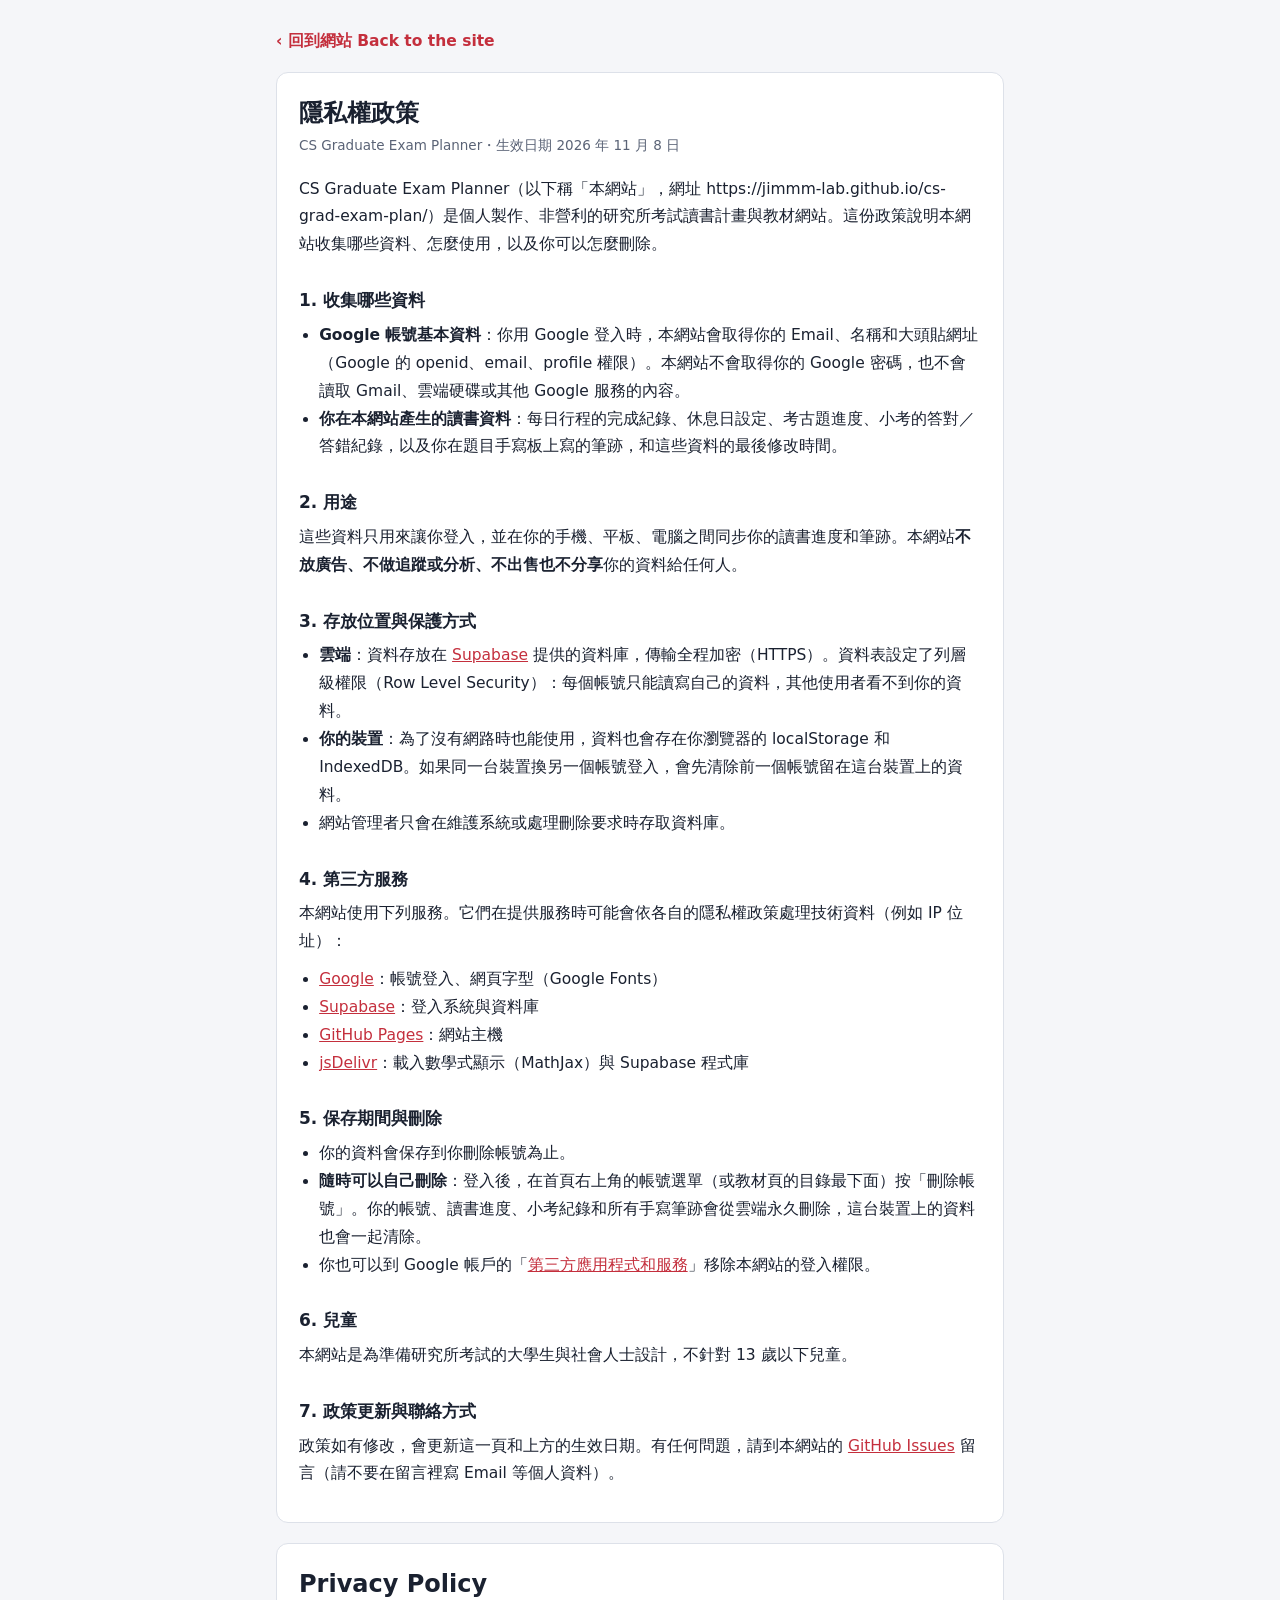
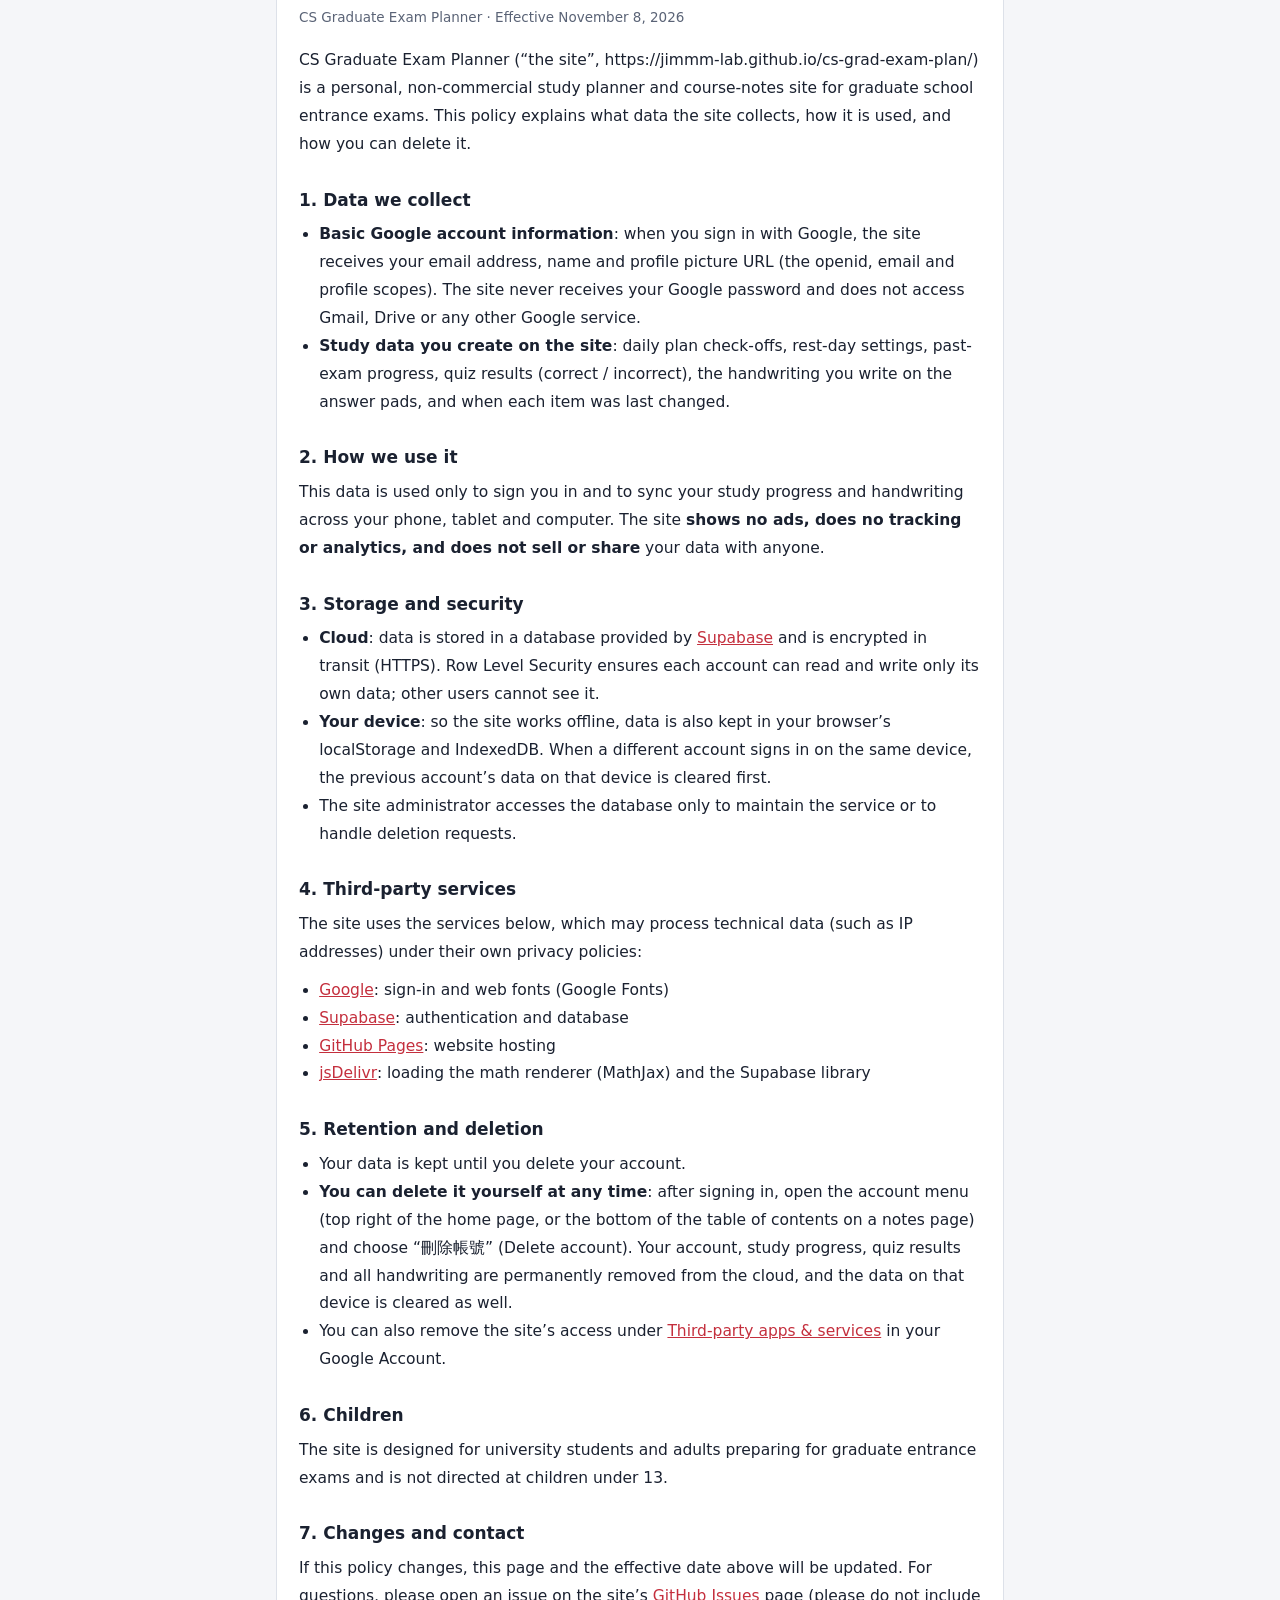
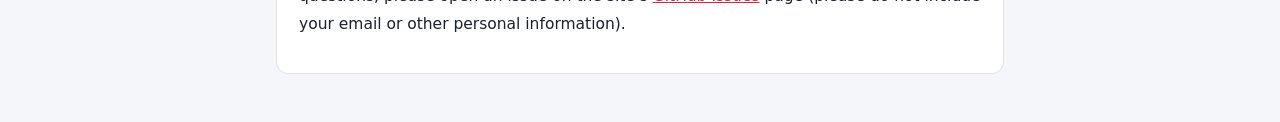
<file: privacy.html>
<!doctype html>
<html lang="zh-Hant">
<head>
<meta charset="utf-8">
<meta name="viewport" content="width=device-width, initial-scale=1, viewport-fit=cover">
<title>隱私權政策 Privacy Policy｜CS Graduate Exam Planner</title>
<!-- 這一頁不用登入就能看（Google 發布登入功能時要求公開的隱私權政策） -->
<style>
:root {
  --paper: #f5f6f9; --card: #ffffff; --ink: #1a2130; --muted: #5a6376; --line: #dde1e9; --accent: #c42f3d;
  --font-body: "Noto Sans TC", "PingFang TC", "Microsoft JhengHei", system-ui, sans-serif;
  color-scheme: light;
}
@media (prefers-color-scheme: dark) {
  :root:not([data-theme="light"]) { --paper: #11141a; --card: #191d25; --ink: #e5e8ef; --muted: #98a0b0; --line: #2a303b; --accent: #ff6d7a; color-scheme: dark; }
}
:root[data-theme="dark"] { --paper: #11141a; --card: #191d25; --ink: #e5e8ef; --muted: #98a0b0; --line: #2a303b; --accent: #ff6d7a; color-scheme: dark; }
* { box-sizing: border-box; }
body { margin: 0; background: var(--paper); color: var(--ink); font: 400 15.5px/1.8 var(--font-body); -webkit-text-size-adjust: 100%; }
main { max-width: 760px; margin: 0 auto; padding: 28px max(16px, env(safe-area-inset-right, 0px)) 48px max(16px, env(safe-area-inset-left, 0px)); }
.card { background: var(--card); border: 1px solid var(--line); border-radius: 12px; padding: 24px 22px; }
.card + .card { margin-top: 20px; }
h1 { font-size: 24px; line-height: 1.35; margin: 0 0 4px; }
h2 { font-size: 17px; margin: 26px 0 6px; }
p, li { overflow-wrap: anywhere; }
p { margin: 0 0 10px; }
ul { margin: 0 0 10px; padding-left: 1.3em; }
.meta { color: var(--muted); font-size: 13.5px; margin-bottom: 18px; }
a { color: var(--accent); }
.back { display: inline-block; margin-bottom: 16px; font-weight: 700; text-decoration: none; }
</style>
</head>
<body>
<main>
<a class="back" href="./">‹ 回到網站 Back to the site</a>

<article class="card" lang="zh-Hant">
  <h1>隱私權政策</h1>
  <p class="meta">CS Graduate Exam Planner・生效日期 2026 年 11 月 8 日</p>

  <p>CS Graduate Exam Planner（以下稱「本網站」，網址 https://jimmm-lab.github.io/cs-grad-exam-plan/）是個人製作、非營利的研究所考試讀書計畫與教材網站。這份政策說明本網站收集哪些資料、怎麼使用，以及你可以怎麼刪除。</p>

  <h2>1. 收集哪些資料</h2>
  <ul>
    <li><b>Google 帳號基本資料</b>：你用 Google 登入時，本網站會取得你的 Email、名稱和大頭貼網址（Google 的 openid、email、profile 權限）。本網站不會取得你的 Google 密碼，也不會讀取 Gmail、雲端硬碟或其他 Google 服務的內容。</li>
    <li><b>你在本網站產生的讀書資料</b>：每日行程的完成紀錄、休息日設定、考古題進度、小考的答對／答錯紀錄，以及你在題目手寫板上寫的筆跡，和這些資料的最後修改時間。</li>
  </ul>

  <h2>2. 用途</h2>
  <p>這些資料只用來讓你登入，並在你的手機、平板、電腦之間同步你的讀書進度和筆跡。本網站<b>不放廣告、不做追蹤或分析、不出售也不分享</b>你的資料給任何人。</p>

  <h2>3. 存放位置與保護方式</h2>
  <ul>
    <li><b>雲端</b>：資料存放在 <a href="https://supabase.com/privacy" target="_blank" rel="noopener">Supabase</a> 提供的資料庫，傳輸全程加密（HTTPS）。資料表設定了列層級權限（Row Level Security）：每個帳號只能讀寫自己的資料，其他使用者看不到你的資料。</li>
    <li><b>你的裝置</b>：為了沒有網路時也能使用，資料也會存在你瀏覽器的 localStorage 和 IndexedDB。如果同一台裝置換另一個帳號登入，會先清除前一個帳號留在這台裝置上的資料。</li>
    <li>網站管理者只會在維護系統或處理刪除要求時存取資料庫。</li>
  </ul>

  <h2>4. 第三方服務</h2>
  <p>本網站使用下列服務。它們在提供服務時可能會依各自的隱私權政策處理技術資料（例如 IP 位址）：</p>
  <ul>
    <li><a href="https://policies.google.com/privacy" target="_blank" rel="noopener">Google</a>：帳號登入、網頁字型（Google Fonts）</li>
    <li><a href="https://supabase.com/privacy" target="_blank" rel="noopener">Supabase</a>：登入系統與資料庫</li>
    <li><a href="https://docs.github.com/site-policy/privacy-policies/github-general-privacy-statement" target="_blank" rel="noopener">GitHub Pages</a>：網站主機</li>
    <li><a href="https://www.jsdelivr.com/terms/privacy-policy-jsdelivr-net" target="_blank" rel="noopener">jsDelivr</a>：載入數學式顯示（MathJax）與 Supabase 程式庫</li>
  </ul>

  <h2>5. 保存期間與刪除</h2>
  <ul>
    <li>你的資料會保存到你刪除帳號為止。</li>
    <li><b>隨時可以自己刪除</b>：登入後，在首頁右上角的帳號選單（或教材頁的目錄最下面）按「刪除帳號」。你的帳號、讀書進度、小考紀錄和所有手寫筆跡會從雲端永久刪除，這台裝置上的資料也會一起清除。</li>
    <li>你也可以到 Google 帳戶的「<a href="https://myaccount.google.com/connections" target="_blank" rel="noopener">第三方應用程式和服務</a>」移除本網站的登入權限。</li>
  </ul>

  <h2>6. 兒童</h2>
  <p>本網站是為準備研究所考試的大學生與社會人士設計，不針對 13 歲以下兒童。</p>

  <h2>7. 政策更新與聯絡方式</h2>
  <p>政策如有修改，會更新這一頁和上方的生效日期。有任何問題，請到本網站的 <a href="https://github.com/Jimmm-lab/cs-grad-exam-plan/issues" target="_blank" rel="noopener">GitHub Issues</a> 留言（請不要在留言裡寫 Email 等個人資料）。</p>
</article>

<article class="card" lang="en">
  <h1>Privacy Policy</h1>
  <p class="meta">CS Graduate Exam Planner · Effective November 8, 2026</p>

  <p>CS Graduate Exam Planner (“the site”, https://jimmm-lab.github.io/cs-grad-exam-plan/) is a personal, non-commercial study planner and course-notes site for graduate school entrance exams. This policy explains what data the site collects, how it is used, and how you can delete it.</p>

  <h2>1. Data we collect</h2>
  <ul>
    <li><b>Basic Google account information</b>: when you sign in with Google, the site receives your email address, name and profile picture URL (the openid, email and profile scopes). The site never receives your Google password and does not access Gmail, Drive or any other Google service.</li>
    <li><b>Study data you create on the site</b>: daily plan check-offs, rest-day settings, past-exam progress, quiz results (correct / incorrect), the handwriting you write on the answer pads, and when each item was last changed.</li>
  </ul>

  <h2>2. How we use it</h2>
  <p>This data is used only to sign you in and to sync your study progress and handwriting across your phone, tablet and computer. The site <b>shows no ads, does no tracking or analytics, and does not sell or share</b> your data with anyone.</p>

  <h2>3. Storage and security</h2>
  <ul>
    <li><b>Cloud</b>: data is stored in a database provided by <a href="https://supabase.com/privacy" target="_blank" rel="noopener">Supabase</a> and is encrypted in transit (HTTPS). Row Level Security ensures each account can read and write only its own data; other users cannot see it.</li>
    <li><b>Your device</b>: so the site works offline, data is also kept in your browser’s localStorage and IndexedDB. When a different account signs in on the same device, the previous account’s data on that device is cleared first.</li>
    <li>The site administrator accesses the database only to maintain the service or to handle deletion requests.</li>
  </ul>

  <h2>4. Third-party services</h2>
  <p>The site uses the services below, which may process technical data (such as IP addresses) under their own privacy policies:</p>
  <ul>
    <li><a href="https://policies.google.com/privacy" target="_blank" rel="noopener">Google</a>: sign-in and web fonts (Google Fonts)</li>
    <li><a href="https://supabase.com/privacy" target="_blank" rel="noopener">Supabase</a>: authentication and database</li>
    <li><a href="https://docs.github.com/site-policy/privacy-policies/github-general-privacy-statement" target="_blank" rel="noopener">GitHub Pages</a>: website hosting</li>
    <li><a href="https://www.jsdelivr.com/terms/privacy-policy-jsdelivr-net" target="_blank" rel="noopener">jsDelivr</a>: loading the math renderer (MathJax) and the Supabase library</li>
  </ul>

  <h2>5. Retention and deletion</h2>
  <ul>
    <li>Your data is kept until you delete your account.</li>
    <li><b>You can delete it yourself at any time</b>: after signing in, open the account menu (top right of the home page, or the bottom of the table of contents on a notes page) and choose “刪除帳號” (Delete account). Your account, study progress, quiz results and all handwriting are permanently removed from the cloud, and the data on that device is cleared as well.</li>
    <li>You can also remove the site’s access under <a href="https://myaccount.google.com/connections" target="_blank" rel="noopener">Third-party apps &amp; services</a> in your Google Account.</li>
  </ul>

  <h2>6. Children</h2>
  <p>The site is designed for university students and adults preparing for graduate entrance exams and is not directed at children under 13.</p>

  <h2>7. Changes and contact</h2>
  <p>If this policy changes, this page and the effective date above will be updated. For questions, please open an issue on the site’s <a href="https://github.com/Jimmm-lab/cs-grad-exam-plan/issues" target="_blank" rel="noopener">GitHub Issues</a> page (please do not include your email or other personal information).</p>
</article>
</main>
</body>
</html>
</file>
